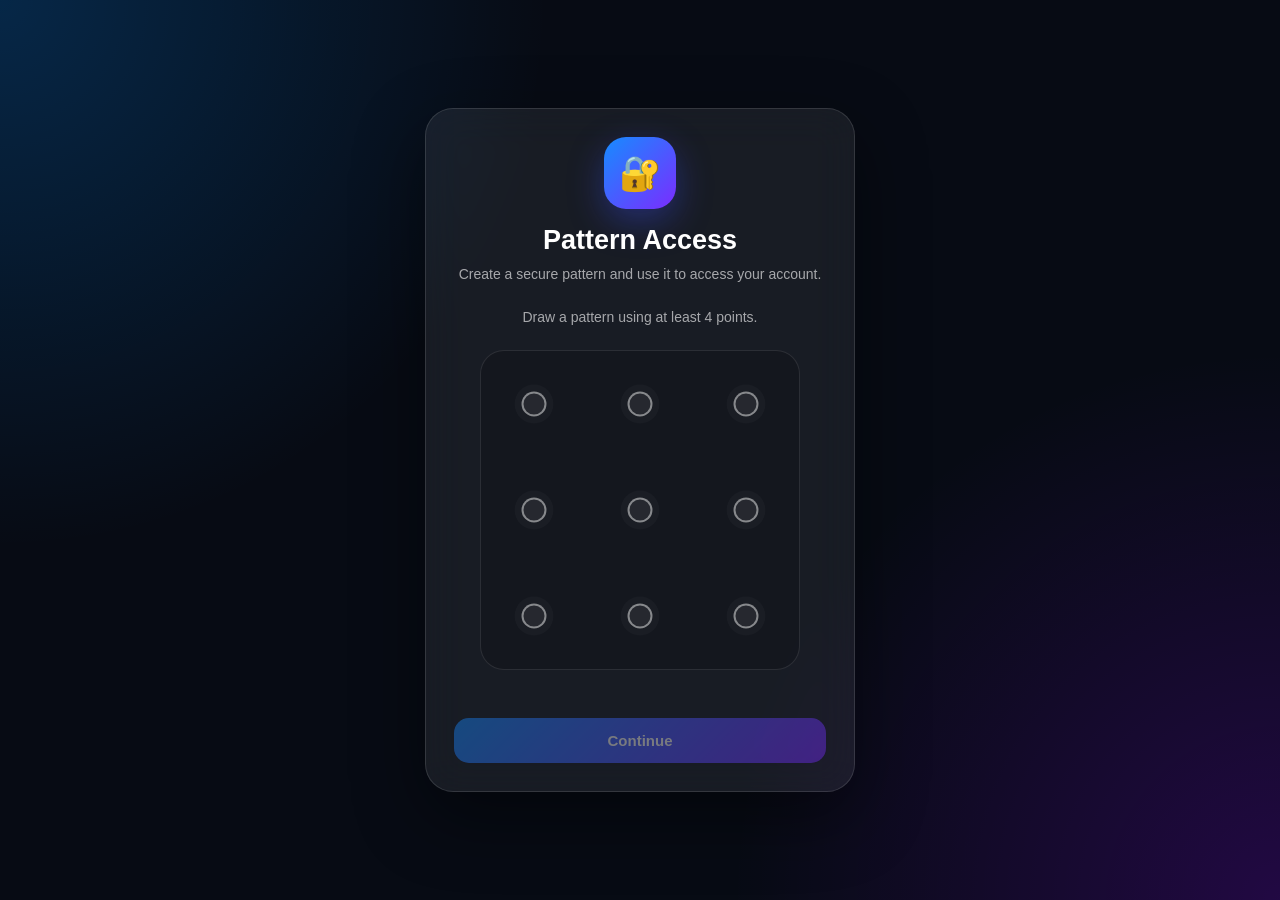
<file: index.html>
<!DOCTYPE html>
<html lang="en">

<head>
<meta charset="UTF-8">
<meta name="viewport" content="width=device-width, initial-scale=1.0">
<title>Pattern Access</title>

<style>
*{
    margin:0;
    padding:0;
    box-sizing:border-box;
}

body{
    min-height:100vh;
    display:flex;
    justify-content:center;
    align-items:center;
    padding:20px;

    font-family:Arial,Helvetica,sans-serif;

    background:
        radial-gradient(
            circle at top left,
            rgba(0,140,255,.22),
            transparent 35%
        ),
        radial-gradient(
            circle at bottom right,
            rgba(140,0,255,.20),
            transparent 35%
        ),
        #070b14;

    color:#fff;
}

.card{
    width:min(430px,100%);
    padding:28px;

    border:1px solid rgba(255,255,255,.12);
    border-radius:28px;

    background:rgba(255,255,255,.07);

    backdrop-filter:blur(20px);
    -webkit-backdrop-filter:blur(20px);

    box-shadow:0 25px 70px rgba(0,0,0,.45);

    text-align:center;
}

.icon{
    width:72px;
    height:72px;

    margin:0 auto 16px;

    display:flex;
    justify-content:center;
    align-items:center;

    border-radius:22px;

    font-size:34px;

    background:
        linear-gradient(
            135deg,
            #168cff,
            #7b2cff
        );

    box-shadow:
        0 12px 35px rgba(60,80,255,.35);
}

.title{
    font-size:27px;
    font-weight:800;
    margin-bottom:8px;
}

.subtitle{
    color:rgba(255,255,255,.62);
    font-size:14px;
    line-height:1.5;
    margin-bottom:22px;
}

.screen{
    display:none;
}

.screen.active{
    display:block;
}

.status{
    min-height:22px;
    margin:15px 0 8px;

    font-size:14px;

    color:#8dc8ff;
}

.pattern-box{
    position:relative;

    width:min(320px,100%);
    aspect-ratio:1;

    margin:18px auto;

    border-radius:24px;

    border:1px solid rgba(255,255,255,.10);

    background:rgba(0,0,0,.16);

    touch-action:none;

    overflow:hidden;
}

.pattern-lines{
    position:absolute;
    inset:0;

    pointer-events:none;
}

.pattern-line{
    position:absolute;

    height:3px;

    border-radius:10px;

    background:#42a5ff;

    transform-origin:left center;

    box-shadow:
        0 0 12px rgba(66,165,255,.8);
}

.dots{
    position:absolute;
    inset:0;
}

.dot{
    position:absolute;

    width:25px;
    height:25px;

    transform:translate(-50%,-50%);

    border-radius:50%;

    border:2px solid rgba(255,255,255,.45);

    background:rgba(255,255,255,.08);

    box-shadow:
        0 0 0 7px rgba(255,255,255,.025);

    transition:.15s ease;
}

.dot.selected{
    background:#42a5ff;

    border-color:#fff;

    box-shadow:
        0 0 0 7px rgba(66,165,255,.14),
        0 0 22px rgba(66,165,255,.85);
}

.dot.error{
    background:#ff3d67;

    border-color:#fff;

    box-shadow:
        0 0 0 7px rgba(255,61,103,.12),
        0 0 22px rgba(255,61,103,.75);
}

.button{
    width:100%;

    border:0;

    padding:14px 18px;

    border-radius:15px;

    color:#fff;

    font-size:15px;
    font-weight:700;

    cursor:pointer;

    background:
        linear-gradient(
            135deg,
            #168cff,
            #7b2cff
        );

    box-shadow:
        0 12px 30px rgba(54,75,255,.25);

    transition:.2s ease;
}

.button:hover{
    transform:translateY(-1px);
    filter:brightness(1.08);
}

.button:disabled{
    opacity:.42;
    cursor:not-allowed;

    transform:none;
    filter:none;

    box-shadow:none;
}

.countdown{
    margin:20px 0;

    font-size:32px;
    font-weight:800;

    letter-spacing:1px;
}

.blocked-title{
    color:#ff5577;

    font-size:30px;
    font-weight:800;

    margin-bottom:10px;
}

.blocked-text{
    color:rgba(255,255,255,.65);

    line-height:1.6;

    font-size:14px;

    margin-bottom:20px;
}

.attempts{
    margin-top:10px;

    font-size:13px;

    color:rgba(255,255,255,.55);
}

@keyframes patternError{

    0%,100%{
        transform:translateX(0);
    }

    20%{
        transform:translateX(-5px);
    }

    40%{
        transform:translateX(5px);
    }

    60%{
        transform:translateX(-4px);
    }

    80%{
        transform:translateX(4px);
    }
}

.pattern-box.error{
    animation:patternError .25s ease;
}

.pattern-box.error .dot{
    background:#ff3d67;

    border-color:#fff;

    box-shadow:
        0 0 0 7px rgba(255,61,103,.12),
        0 0 22px rgba(255,61,103,.75);
}

@media(max-width:420px){

    .card{
        padding:22px 17px;
        border-radius:24px;
    }

    .title{
        font-size:24px;
    }
}
</style>
</head>

<body>

<div class="card">

<div class="icon">🔐</div>

<div class="title">
    Pattern Access
</div>

<div class="subtitle">
    Create a secure pattern and use it to access your account.
</div>


<!-- CREATE SCREEN -->

<div class="screen" id="createScreen">

    <div class="subtitle">
        Draw a pattern using at least 4 points.
    </div>

    <div class="pattern-box" id="createPatternBox">

        <div
            class="pattern-lines"
            id="createLines">
        </div>

        <div
            class="dots"
            id="createDots">
        </div>

    </div>

    <div
        class="status"
        id="createStatus">
    </div>

    <button
        class="button"
        id="nextButton"
        disabled>

        Continue

    </button>

</div>


<!-- REPEAT SCREEN -->

<div class="screen" id="repeatScreen">

    <div class="subtitle">
        Draw the same pattern again to confirm.
    </div>

    <div
        class="pattern-box"
        id="repeatPatternBox">

        <div
            class="pattern-lines"
            id="repeatLines">
        </div>

        <div
            class="dots"
            id="repeatDots">
        </div>

    </div>

    <div
        class="status"
        id="repeatStatus">
    </div>

    <button
        class="button"
        id="confirmButton"
        disabled>

        Confirm Pattern

    </button>

</div>


<!-- ACCESS SCREEN -->

<div class="screen" id="accessScreen">

    <div class="subtitle">
        Draw your saved pattern to access the account.
    </div>

    <div
        class="pattern-box"
        id="accessPatternBox">

        <div
            class="pattern-lines"
            id="accessLines">
        </div>

        <div
            class="dots"
            id="accessDots">
        </div>

    </div>

    <div
        class="status"
        id="accessStatus">
    </div>

    <div
        class="attempts"
        id="attemptsText">

        Incorrect Attempts: 0 / 7

    </div>

</div>


<!-- LOCK SCREEN -->

<div class="screen" id="lockScreen">

    <div class="subtitle">

        Too many incorrect attempts.<br>

        Please wait until the lock expires.

    </div>

    <div
        class="countdown"
        id="countdown">

        00:00

    </div>

    <div
        class="status"
        id="lockStatus">
    </div>

</div>


<!-- BLOCKED SCREEN -->

<div class="screen" id="blockedScreen">

    <div class="blocked-title">
        Account Blocked
    </div>

    <div class="blocked-text">

        This account has been permanently blocked
        because the maximum number of incorrect
        pattern attempts was reached.

    </div>

    <button
        class="button"
        id="createAccount">

        Create a New Account

    </button>

</div>

</div>

<!-- নাম পরিবর্তন করে index.js করা হলো -->
<script src="index.js"></script>

</body>
</html>
</file>
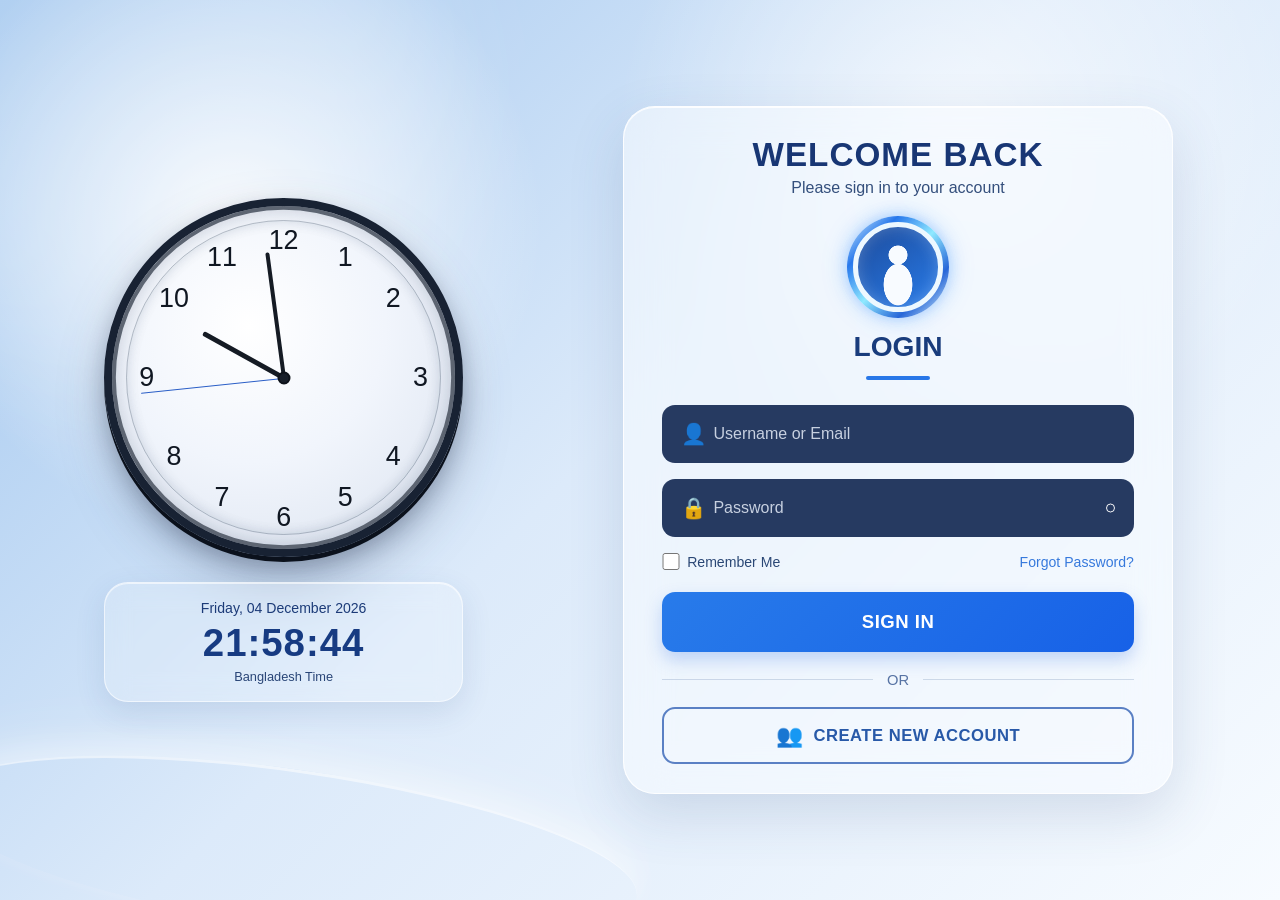
<file: login.html>
<!DOCTYPE html>
<html lang="en">
<head>
<meta charset="UTF-8">

<meta name="viewport"
      content="width=device-width, initial-scale=1.0, maximum-scale=1.0, user-scalable=no">

<title>Login | Bangladesh Time</title>

<style>

/* =====================================================
   RESET
===================================================== */

*{
    margin:0;
    padding:0;
    box-sizing:border-box;
}

html,
body{
    width:100%;
    height:100%;
    overflow:hidden;

    font-family:
        Arial,
        Helvetica,
        sans-serif;
}


/* =====================================================
   BODY
===================================================== */

body{
    background:
        radial-gradient(
            circle at 18% 25%,
            rgba(255,255,255,.9),
            transparent 25%
        ),
        radial-gradient(
            circle at 75% 15%,
            rgba(255,255,255,.65),
            transparent 28%
        ),
        linear-gradient(
            135deg,
            #9fc5ee 0%,
            #dceafa 48%,
            #f7fbff 100%
        );

    color:#17316b;
}


/* =====================================================
   MAIN PAGE
===================================================== */

.page{
    width:100vw;
    height:100svh;

    display:grid;

    grid-template-columns:42% 58%;

    align-items:center;

    overflow:hidden;

    position:relative;

    padding:
        clamp(10px,2vw,30px);
}


.page::before{
    content:"";

    position:absolute;

    width:45vw;
    height:45vw;

    max-width:600px;
    max-height:600px;

    border-radius:50%;

    background:
        rgba(255,255,255,.20);

    filter:blur(60px);

    left:-10vw;
    top:-15vw;

    pointer-events:none;
}


.page::after{
    content:"";

    position:absolute;

    width:55vw;
    height:12vw;

    bottom:-2vw;
    left:-5vw;

    border-radius:50%;

    border-top:
        3px solid
        rgba(255,255,255,.55);

    box-shadow:
        0 -12px 30px
        rgba(255,255,255,.35),

        0 -25px 55px
        rgba(255,255,255,.2);

    transform:rotate(8deg);

    pointer-events:none;
}


/* =====================================================
   LEFT CLOCK AREA
===================================================== */

.clock-area{
    width:100%;
    height:100%;

    display:flex;

    flex-direction:column;

    align-items:center;
    justify-content:center;

    position:relative;

    z-index:2;

    min-width:0;
}


.clock-frame{
    width:min(28vw,390px);
    height:min(28vw,390px);

    min-width:170px;
    min-height:170px;

    max-width:390px;
    max-height:390px;

    display:flex;

    align-items:center;
    justify-content:center;

    filter:
        drop-shadow(
            0 18px 22px
            rgba(25,48,91,.28)
        )
        drop-shadow(
            0 0 18px
            rgba(255,255,255,.35)
        );
}


/* =====================================================
   ANALOG CLOCK
===================================================== */

.clock{
    width:100%;
    height:100%;

    border-radius:50%;

    position:relative;

    background:
        radial-gradient(
            circle at 40% 35%,
            #ffffff 0%,
            #f1f5fc 45%,
            #d9e1ee 100%
        );

    border:
        clamp(5px,.65vw,9px)
        solid #182233;

    box-shadow:

        inset
        0 0 0
        clamp(2px,.3vw,4px)
        #5d6572,

        inset
        0 0 25px
        rgba(25,44,77,.28),

        0 5px 0
        #0b111c,

        0 12px 20px
        rgba(18,35,65,.25);
}


.clock::before{
    content:"";

    position:absolute;

    inset:4%;

    border-radius:50%;

    border:
        1px solid
        rgba(40,57,82,.3);

    box-shadow:
        inset
        0 0 12px
        rgba(50,70,100,.12);
}


/* =====================================================
   CLOCK NUMBERS
===================================================== */

.clock-number{
    position:absolute;

    left:50%;
    top:50%;

    width:100%;
    height:100%;

    transform:
        translate(-50%,-50%);

    pointer-events:none;

    font-size:
        clamp(17px,2.1vw,29px);

    color:#101722;

    font-weight:400;
}

.clock-number span{
    position:absolute;

    transform:
        translate(-50%,-50%);
}


.n12{left:50%;top:10%;}
.n1{left:68%;top:15%;}
.n2{left:82%;top:27%;}
.n3{left:90%;top:50%;}
.n4{left:82%;top:73%;}
.n5{left:68%;top:85%;}
.n6{left:50%;top:91%;}
.n7{left:32%;top:85%;}
.n8{left:18%;top:73%;}
.n9{left:10%;top:50%;}
.n10{left:18%;top:27%;}
.n11{left:32%;top:15%;}


/* =====================================================
   CLOCK HANDS
===================================================== */

.hand{
    position:absolute;

    left:50%;
    top:50%;

    transform-origin:
        50% 100%;

    transform:
        translate(-50%,-100%)
        rotate(0deg);

    border-radius:10px;

    z-index:5;
}


.hour-hand{
    width:5px;
    height:27%;
    background:#151b24;
}

.minute-hand{
    width:4px;
    height:37%;
    background:#151b24;
}

.second-hand{
    width:1.5px;
    height:42%;
    background:#2b5fc7;
}


.clock-center{
    position:absolute;

    left:50%;
    top:50%;

    width:13px;
    height:13px;

    transform:
        translate(-50%,-50%);

    border-radius:50%;

    background:#171e29;

    border:
        2px solid
        #0d121a;

    z-index:10;
}


/* =====================================================
   DIGITAL BANGLADESH TIME
===================================================== */

.time-box{
    width:min(28vw,390px);

    margin-top:
        clamp(15px,2vw,28px);

    padding:
        clamp(10px,1.3vw,20px)
        clamp(8px,1vw,15px);

    text-align:center;

    border-radius:24px;

    background:
        rgba(255,255,255,.20);

    border:
        1px solid
        rgba(255,255,255,.6);

    box-shadow:

        0 10px 30px
        rgba(38,76,130,.12),

        inset
        0 1px 0
        rgba(255,255,255,.6);

    backdrop-filter:
        blur(12px);
}

.date{
    font-size:
        clamp(10px,1.1vw,16px);

    margin-bottom:5px;

    color:#1c3b78;
}

.digital-time{
    font-size:
        clamp(23px,3vw,48px);

    font-weight:600;

    color:#173b82;

    white-space:nowrap;

    letter-spacing:1px;
}

.zone{
    margin-top:4px;

    font-size:
        clamp(9px,1vw,15px);

    color:#294577;
}


/* =====================================================
   RIGHT LOGIN AREA
===================================================== */

.login-area{
    width:100%;
    height:100%;

    min-width:0;

    display:flex;

    align-items:center;
    justify-content:center;

    position:relative;

    z-index:3;

    padding:
        clamp(5px,1vw,20px);
}


.login-card{
    width:min(43vw,650px);

    max-height:94svh;

    padding:
        clamp(18px,2.2vw,36px)
        clamp(20px,3vw,48px);

    border-radius:
        clamp(20px,2.5vw,38px);

    background:
        rgba(247,251,255,.55);

    border:
        1px solid
        rgba(255,255,255,.9);

    box-shadow:

        0 20px 55px
        rgba(47,79,130,.16),

        inset
        0 1px 0
        rgba(255,255,255,.85);

    backdrop-filter:
        blur(22px);

    display:flex;

    flex-direction:column;

    align-items:center;

    overflow:hidden;
}


/* =====================================================
   WELCOME
===================================================== */

.welcome{
    text-align:center;

    margin-bottom:
        clamp(10px,1.5vw,20px);
}

.welcome h1{
    font-size:
        clamp(23px,2.6vw,38px);

    color:#183674;

    letter-spacing:1px;

    margin-bottom:5px;
}

.welcome p{
    font-size:
        clamp(11px,1.25vw,17px);

    color:#344f7c;
}


/* =====================================================
   PROFILE
===================================================== */

.profile{
    width:
        clamp(75px,8vw,112px);

    height:
        clamp(75px,8vw,112px);

    border-radius:50%;

    padding:
        clamp(4px,.5vw,7px);

    margin-bottom:
        clamp(9px,1vw,15px);

    background:
        linear-gradient(
            135deg,
            #dffaff,
            #2878ec,
            #8fe9ff,
            #2867d8,
            #dffaff
        );

    box-shadow:

        0 0 15px
        rgba(46,141,255,.35),

        0 0 28px
        rgba(46,141,255,.18);

    animation:
        profileRotate
        5s linear infinite;
}

@keyframes profileRotate{

    to{
        transform:
            rotate(360deg);
    }
}


.avatar{
    width:100%;
    height:100%;

    border-radius:50%;

    background:

        radial-gradient(
            circle at 50% 35%,
            #f8fbff 0 14%,
            transparent 15%
        ),

        radial-gradient(
            ellipse at 50% 72%,
            #f8fbff 0 25%,
            transparent 26%
        ),

        linear-gradient(
            145deg,
            #1d4c9d,
            #287be8
        );

    border:
        clamp(3px,.4vw,5px)
        solid #edf8ff;

    box-shadow:
        inset
        0 0 15px
        rgba(255,255,255,.22);
}


/* =====================================================
   LOGIN TITLE
===================================================== */

.login-title{
    font-size:
        clamp(21px,2.2vw,32px);

    font-weight:700;

    color:#193c7c;

    text-align:center;

    margin-bottom:
        clamp(7px,1vw,13px);
}

.login-line{
    width:
        clamp(55px,5vw,75px);

    height:4px;

    border-radius:10px;

    background:#2877e8;

    margin:
        0 auto
        clamp(17px,2vw,27px);
}


/* =====================================================
   FORM
===================================================== */

.form{
    width:100%;
}

.input-wrap{
    width:100%;

    position:relative;

    margin-bottom:
        clamp(10px,1.25vw,17px);
}

.input{
    width:100%;

    height:
        clamp(43px,4.5vw,62px);

    border:0;
    outline:0;

    border-radius:13px;

    background:#263a61;

    color:white;

    padding:
        0
        clamp(34px,3.5vw,55px)
        0
        clamp(43px,4vw,60px);

    font-size:
        clamp(12px,1.25vw,17px);

    transition:
        box-shadow .2s ease;
}


.input-wrap.active .input{

    box-shadow:

        0 0 0 2px
        #27d17c,

        0 0 15px
        rgba(39,209,124,.45);
}

.input::placeholder{
    color:#c7d0e0;
}


.input-icon{
    position:absolute;

    left:
        clamp(14px,1.5vw,22px);

    top:50%;

    transform:
        translateY(-50%);

    color:white;

    font-size:
        clamp(15px,1.6vw,22px);

    pointer-events:none;
}


/* =====================================================
   PASSWORD BUTTON
===================================================== */

.password-toggle{

    position:absolute;

    right:
        clamp(14px,1.5vw,20px);

    top:50%;

    transform:
        translateY(-50%);

    width:9px;
    height:9px;

    min-width:9px;
    min-height:9px;

    padding:0;

    border-radius:50%;

    border:
        1px solid
        rgba(255,255,255,.95);

    background:transparent;

    cursor:pointer;

    display:flex;

    align-items:center;
    justify-content:center;

    transition:
        background .15s ease,
        box-shadow .15s ease;
}


.password-toggle.show{

    background:#ffffff;

    box-shadow:
        0 0 4px
        rgba(255,255,255,.45);
}


/* =====================================================
   OPTIONS
===================================================== */

.options{
    width:100%;

    display:flex;

    align-items:center;

    justify-content:space-between;

    gap:10px;

    margin:
        clamp(5px,.8vw,10px)
        0
        clamp(14px,1.7vw,22px);

    font-size:
        clamp(10px,1.1vw,15px);
}

.remember{
    display:flex;

    align-items:center;

    gap:7px;

    color:#2a4775;

    white-space:nowrap;
}

.remember input{
    width:
        clamp(14px,1.4vw,19px);

    height:
        clamp(14px,1.4vw,19px);

    accent-color:#2678ea;
}

.forgot{
    border:0;

    background:none;

    color:#3679dc;

    font-size:inherit;

    cursor:pointer;

    white-space:nowrap;
}


/* =====================================================
   SIGN IN
===================================================== */

.sign-in{
    width:100%;

    height:
        clamp(44px,4.7vw,63px);

    border:0;

    border-radius:13px;

    background:
        linear-gradient(
            135deg,
            #287bea,
            #1761e7
        );

    color:white;

    font-size:
        clamp(14px,1.45vw,19px);

    font-weight:600;

    letter-spacing:.5px;

    cursor:pointer;

    box-shadow:
        0 8px 17px
        rgba(39,105,225,.25);

    transition:
        transform .15s ease,
        box-shadow .15s ease;
}

.sign-in:hover{

    transform:
        translateY(-1px);

    box-shadow:
        0 11px 22px
        rgba(39,105,225,.32);
}


/* =====================================================
   OR DIVIDER
===================================================== */

.divider{
    width:100%;

    display:flex;

    align-items:center;

    gap:14px;

    margin:
        clamp(13px,1.5vw,20px)
        0;
}

.divider::before,
.divider::after{

    content:"";

    height:1px;

    background:
        rgba(70,101,153,.22);

    flex:1;
}

.divider span{

    color:#5773a4;

    font-size:
        clamp(11px,1.15vw,16px);
}


/* =====================================================
   CREATE ACCOUNT
===================================================== */

.register{
    width:100%;

    height:
        clamp(42px,4.5vw,60px);

    border:
        2px solid
        #5a80c4;

    border-radius:13px;

    background:
        rgba(255,255,255,.10);

    color:#2859a8;

    font-size:
        clamp(12px,1.3vw,17px);

    font-weight:600;

    letter-spacing:.5px;

    cursor:pointer;

    display:flex;

    align-items:center;
    justify-content:center;

    gap:10px;

    text-decoration:none;
}

.register-icon{
    font-size:
        clamp(17px,1.7vw,24px);
}


/* =====================================================
   SMALL SCREENS
===================================================== */

@media(max-width:700px){

    .page{

        grid-template-columns:
            40% 60%;

        padding:7px;
    }


    .clock-frame{

        min-width:0;
        min-height:0;

        width:
            clamp(125px,34vw,230px);

        height:
            clamp(125px,34vw,230px);
    }


    .time-box{

        width:
            clamp(125px,34vw,230px);

        padding:8px 4px;

        border-radius:15px;
    }


    .login-card{

        width:100%;

        padding:
            14px 12px;

        border-radius:20px;
    }


    .welcome h1{

        font-size:
            clamp(17px,4vw,25px);
    }


    .welcome p{

        font-size:
            clamp(8px,2.2vw,13px);
    }


    .profile{

        width:
            clamp(55px,14vw,85px);

        height:
            clamp(55px,14vw,85px);
    }


    .login-title{

        font-size:
            clamp(17px,4vw,25px);
    }


    .login-line{

        margin-bottom:12px;
    }


    .input{

        height:
            clamp(38px,8vw,50px);

        padding-left:38px;
        padding-right:30px;

        border-radius:10px;
    }


    .input-icon{

        left:11px;
    }


    .password-toggle{

        right:8px;

        width:7px;
        height:7px;

        min-width:7px;
        min-height:7px;

        border-width:1px;
    }


    .options{

        font-size:
            clamp(8px,2.1vw,12px);
    }


    .sign-in{

        height:
            clamp(38px,8vw,50px);

        font-size:
            clamp(11px,2.5vw,15px);
    }


    .register{

        height:
            clamp(37px,8vw,48px);

        font-size:
            clamp(9px,2.3vw,14px);
    }


    .hour-hand{
        width:3.5px;
    }

    .minute-hand{
        width:3px;
    }

    .second-hand{
        width:1px;
    }

    .clock-center{
        width:10px;
        height:10px;
    }
}


@media(max-width:380px){

    .page{

        grid-template-columns:
            38% 62%;

        padding:4px;
    }


    .login-area{

        padding:3px;
    }


    .login-card{

        padding:
            10px 8px;
    }


    .clock-frame{

        width:34vw;
        height:34vw;
    }


    .time-box{

        width:34vw;
    }


    .digital-time{

        font-size:
            clamp(15px,4.5vw,22px);
    }


    .date{
        font-size:7px;
    }


    .zone{
        font-size:7px;
    }


    .password-toggle{

        width:6px;
        height:6px;

        min-width:6px;
        min-height:6px;
    }
}

</style>
</head>


<body>

<div class="page">

    <section class="clock-area">

        <div class="clock-frame">

            <div class="clock">

                <div class="clock-number">

                    <span class="n12">12</span>
                    <span class="n1">1</span>
                    <span class="n2">2</span>
                    <span class="n3">3</span>
                    <span class="n4">4</span>
                    <span class="n5">5</span>
                    <span class="n6">6</span>
                    <span class="n7">7</span>
                    <span class="n8">8</span>
                    <span class="n9">9</span>
                    <span class="n10">10</span>
                    <span class="n11">11</span>

                </div>


                <div
                    class="hand hour-hand"
                    id="hourHand">
                </div>


                <div
                    class="hand minute-hand"
                    id="minuteHand">
                </div>


                <div
                    class="hand second-hand"
                    id="secondHand">
                </div>


                <div class="clock-center"></div>

            </div>

        </div>


        <div class="time-box">

            <div
                class="date"
                id="date">

                Loading...

            </div>


            <div
                class="digital-time"
                id="digitalTime">

                00:00:00

            </div>


            <div class="zone">

                Bangladesh Time

            </div>

        </div>

    </section>



    <section class="login-area">

        <div class="login-card">

            <div class="welcome">

                <h1>
                    WELCOME BACK
                </h1>

                <p>
                    Please sign in to your account
                </p>

            </div>


            <div class="profile">

                <div class="avatar"></div>

            </div>


            <div class="login-title">
                LOGIN
            </div>


            <div class="login-line"></div>



            <form
                class="form"
                action="/login"
                method="POST">


                <div class="input-wrap">

                    <span class="input-icon">
                        👤
                    </span>


                    <input
                        class="input"
                        type="text"
                        name="username"
                        placeholder="Username or Email"
                        autocomplete="username"
                        required>

                </div>



                <div class="input-wrap">

                    <span class="input-icon">
                        🔒
                    </span>


                    <input
                        class="input"
                        id="password"
                        type="password"
                        name="password"
                        placeholder="Password"
                        autocomplete="current-password"
                        required>


                    <button
                        type="button"
                        class="password-toggle"
                        id="passwordToggle"
                        aria-label="Show or hide password">
                    </button>

                </div>



                <div class="options">

                    <label class="remember">

                        <input
                            type="checkbox"
                            name="remember">

                        <span>
                            Remember Me
                        </span>

                    </label>


                    <button
                        type="button"
                        class="forgot"
                        id="forgotBtn">

                        Forgot Password?

                    </button>

                </div>



                <button
                    type="submit"
                    class="sign-in">

                    SIGN IN

                </button>



                <div class="divider">

                    <span>
                        OR
                    </span>

                </div>



                <a
                    href="/register"
                    class="register">

                    <span class="register-icon">
                        👥
                    </span>

                    CREATE NEW ACCOUNT

                </a>

            </form>

        </div>

    </section>

</div>

<!-- JavaScript Link -->
<script src="login.js"></script>

</body>
</html>
</file>
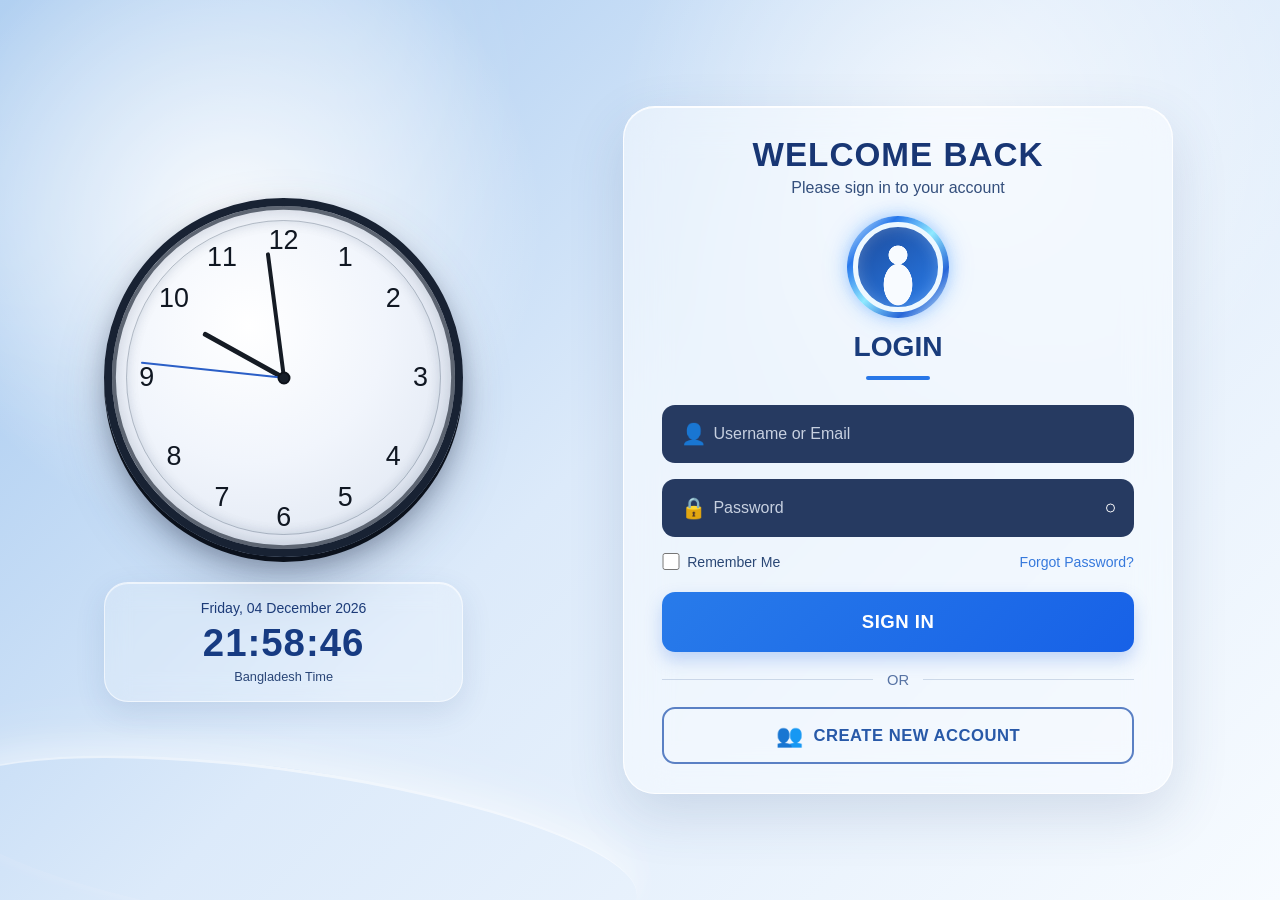
<file: main.html>
<!DOCTYPE html>
<html lang="en">
<head>
    <meta charset="UTF-8">
    <meta name="viewport" content="width=device-width, initial-scale=1.0">
    <title>My Website | Main</title>

    <style>
        * {
            margin: 0;
            padding: 0;
            box-sizing: border-box;
        }

        body {
            font-family: Arial, sans-serif;
            min-height: 100vh;
            background: linear-gradient(135deg, #0f172a, #1e293b);
            color: white;
        }

        header {
            width: 100%;
            padding: 20px 8%;
            display: flex;
            justify-content: space-between;
            align-items: center;
            background: rgba(0, 0, 0, 0.25);
        }

        .logo {
            font-size: 24px;
            font-weight: bold;
        }

        nav {
            display: flex;
            align-items: center;
        }

        nav a {
            color: white;
            text-decoration: none;
            margin-left: 20px;
            font-size: 15px;
            cursor: pointer;
        }

        nav a:hover {
            color: #38bdf8;
        }

        .logout-btn {
            background: #ef4444;
            padding: 6px 14px;
            border-radius: 6px;
            font-weight: bold;
            transition: 0.3s;
        }

        .logout-btn:hover {
            background: #f87171;
            color: white;
        }

        .hero {
            min-height: calc(100vh - 75px);
            display: flex;
            justify-content: center;
            align-items: center;
            text-align: center;
            padding: 30px;
        }

        .hero-content {
            max-width: 700px;
        }

        .hero h1 {
            font-size: clamp(40px, 8vw, 70px);
            margin-bottom: 20px;
        }

        .hero h1 span {
            color: #38bdf8;
        }

        .hero p {
            font-size: 18px;
            line-height: 1.7;
            color: #cbd5e1;
            margin-bottom: 30px;
        }

        .btn {
            display: inline-block;
            padding: 14px 30px;
            background: #38bdf8;
            color: #0f172a;
            text-decoration: none;
            border-radius: 8px;
            font-weight: bold;
            transition: 0.3s;
        }

        .btn:hover {
            transform: translateY(-3px);
            background: #7dd3fc;
        }

        footer {
            text-align: center;
            padding: 20px;
            color: #94a3b8;
            font-size: 14px;
        }

        @media (max-width: 600px) {
            header {
                padding: 18px 5%;
            }

            nav a {
                margin-left: 10px;
                font-size: 13px;
            }

            .hero p {
                font-size: 16px;
            }
        }
    </style>
</head>
<body>

<header>
    <div class="logo">My Website</div>

    <nav>
        <a href="#">Home</a>
        <a href="#">About</a>
        <a href="#">Contact</a>
        <a href="#" class="logout-btn" onclick="logoutUser(event)">Logout</a>
    </nav>
</header>

<main class="hero">
    <div class="hero-content">
        <h1>Welcome, <span id="displayUsername">User</span>!</h1>

        <p>
            This is your main dashboard.
            You have successfully logged in using your account.
            You can customize this page and add your own features here.
        </p>

        <a href="#" class="btn">Get Started</a>
    </div>
</main>

<footer>
    © 2026 My Website. All Rights Reserved.
</footer>

<script>
/* =====================================================
   AUTH CHECK & ACCESS CONTROL
===================================================== */
(function checkAuthentication() {
    const hasAccess = localStorage.getItem("portal_home_access_granted");

    if (hasAccess !== "true") {
        alert("Access denied! Please login first.");
        window.location.href = "login.html";
    }
})();

/* =====================================================
   DISPLAY LOGGED IN USER
===================================================== */
window.addEventListener("DOMContentLoaded", function() {
    const currentUser = localStorage.getItem("portal_current_user");
    const nameElement = document.getElementById("displayUsername");

    if (currentUser && nameElement) {
        nameElement.textContent = currentUser;
    }
});

/* =====================================================
   LOGOUT SYSTEM
===================================================== */
function logoutUser(event) {
    if (event) event.preventDefault();

    // Clear session permissions
    localStorage.removeItem("portal_home_access_granted");
    localStorage.removeItem("portal_user_logged_in");
    localStorage.removeItem("portal_current_user");

    alert("You have been logged out.");
    window.location.href = "login.html";
}
</script>

</body>
</html>
</file>
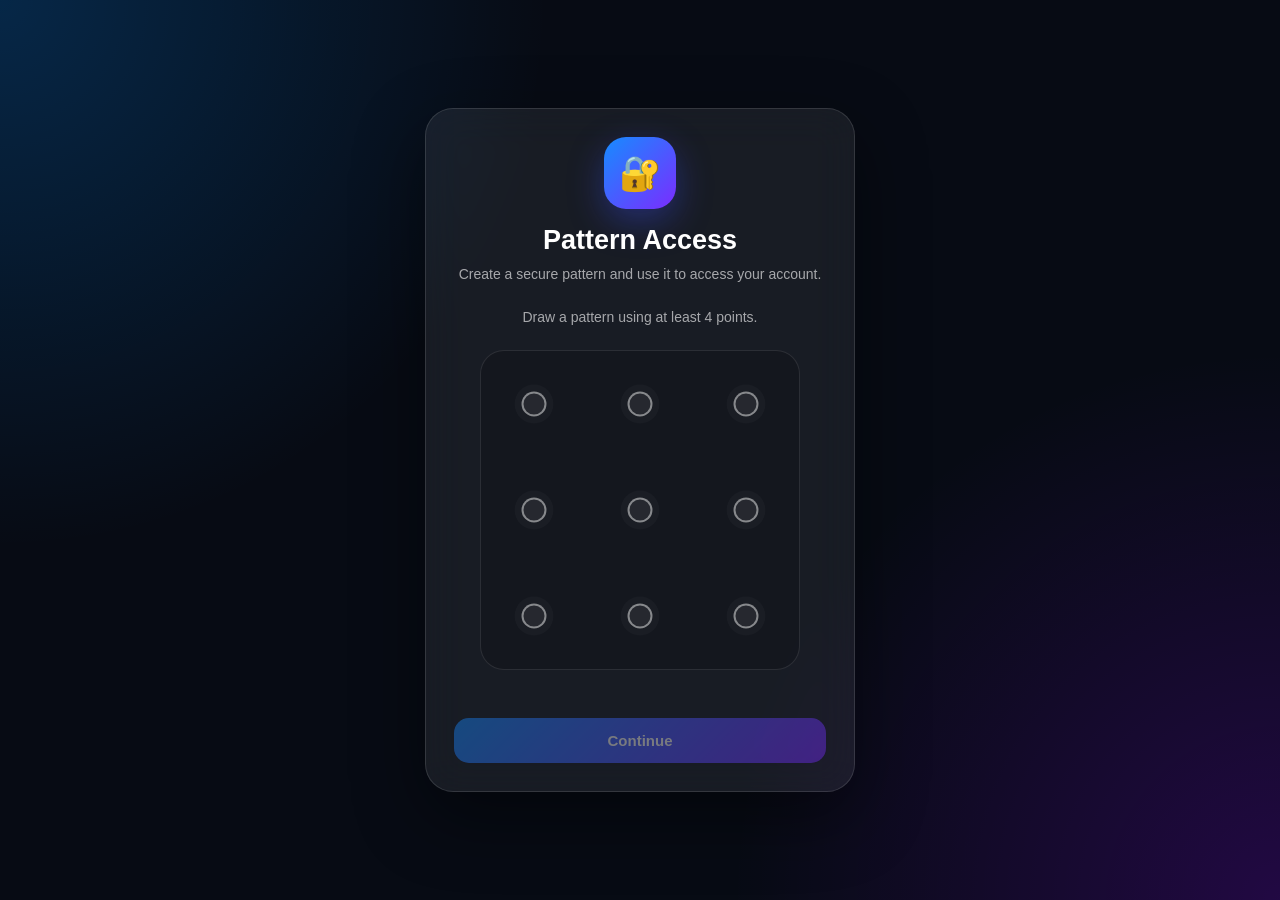
<file: Pattern.html>
<!DOCTYPE html>
<html lang="en">

<head>
<meta charset="UTF-8">
<meta name="viewport" content="width=device-width, initial-scale=1.0">
<title>Pattern Access</title>

<style>
*{
    margin:0;
    padding:0;
    box-sizing:border-box;
}

body{
    min-height:100vh;
    display:flex;
    justify-content:center;
    align-items:center;
    padding:20px;

    font-family:Arial,Helvetica,sans-serif;

    background:
        radial-gradient(
            circle at top left,
            rgba(0,140,255,.22),
            transparent 35%
        ),
        radial-gradient(
            circle at bottom right,
            rgba(140,0,255,.20),
            transparent 35%
        ),
        #070b14;

    color:#fff;
}

.card{
    width:min(430px,100%);
    padding:28px;

    border:1px solid rgba(255,255,255,.12);
    border-radius:28px;

    background:rgba(255,255,255,.07);

    backdrop-filter:blur(20px);
    -webkit-backdrop-filter:blur(20px);

    box-shadow:0 25px 70px rgba(0,0,0,.45);

    text-align:center;
}

.icon{
    width:72px;
    height:72px;

    margin:0 auto 16px;

    display:flex;
    justify-content:center;
    align-items:center;

    border-radius:22px;

    font-size:34px;

    background:
        linear-gradient(
            135deg,
            #168cff,
            #7b2cff
        );

    box-shadow:
        0 12px 35px rgba(60,80,255,.35);
}

.title{
    font-size:27px;
    font-weight:800;
    margin-bottom:8px;
}

.subtitle{
    color:rgba(255,255,255,.62);
    font-size:14px;
    line-height:1.5;
    margin-bottom:22px;
}

.screen{
    display:none;
}

.screen.active{
    display:block;
}

.status{
    min-height:22px;
    margin:15px 0 8px;

    font-size:14px;

    color:#8dc8ff;
}

.pattern-box{
    position:relative;

    width:min(320px,100%);
    aspect-ratio:1;

    margin:18px auto;

    border-radius:24px;

    border:1px solid rgba(255,255,255,.10);

    background:rgba(0,0,0,.16);

    touch-action:none;

    overflow:hidden;
}

.pattern-lines{
    position:absolute;
    inset:0;

    pointer-events:none;
}

.pattern-line{
    position:absolute;

    height:3px;

    border-radius:10px;

    background:#42a5ff;

    transform-origin:left center;

    box-shadow:
        0 0 12px rgba(66,165,255,.8);
}

.dots{
    position:absolute;
    inset:0;
}

.dot{
    position:absolute;

    width:25px;
    height:25px;

    transform:translate(-50%,-50%);

    border-radius:50%;

    border:2px solid rgba(255,255,255,.45);

    background:rgba(255,255,255,.08);

    box-shadow:
        0 0 0 7px rgba(255,255,255,.025);

    transition:.15s ease;
}

.dot.selected{
    background:#42a5ff;

    border-color:#fff;

    box-shadow:
        0 0 0 7px rgba(66,165,255,.14),
        0 0 22px rgba(66,165,255,.85);
}

.dot.error{
    background:#ff3d67;

    border-color:#fff;

    box-shadow:
        0 0 0 7px rgba(255,61,103,.12),
        0 0 22px rgba(255,61,103,.75);
}

.button{
    width:100%;

    border:0;

    padding:14px 18px;

    border-radius:15px;

    color:#fff;

    font-size:15px;
    font-weight:700;

    cursor:pointer;

    background:
        linear-gradient(
            135deg,
            #168cff,
            #7b2cff
        );

    box-shadow:
        0 12px 30px rgba(54,75,255,.25);

    transition:.2s ease;
}

.button:hover{
    transform:translateY(-1px);
    filter:brightness(1.08);
}

.button:disabled{
    opacity:.42;
    cursor:not-allowed;

    transform:none;
    filter:none;

    box-shadow:none;
}

.countdown{
    margin:20px 0;

    font-size:32px;
    font-weight:800;

    letter-spacing:1px;
}

.blocked-title{
    color:#ff5577;

    font-size:30px;
    font-weight:800;

    margin-bottom:10px;
}

.blocked-text{
    color:rgba(255,255,255,.65);

    line-height:1.6;

    font-size:14px;

    margin-bottom:20px;
}

.attempts{
    margin-top:10px;

    font-size:13px;

    color:rgba(255,255,255,.55);
}

@keyframes patternError{

    0%,100%{
        transform:translateX(0);
    }

    20%{
        transform:translateX(-5px);
    }

    40%{
        transform:translateX(5px);
    }

    60%{
        transform:translateX(-4px);
    }

    80%{
        transform:translateX(4px);
    }
}

.pattern-box.error{
    animation:patternError .25s ease;
}

.pattern-box.error .dot{
    background:#ff3d67;

    border-color:#fff;

    box-shadow:
        0 0 0 7px rgba(255,61,103,.12),
        0 0 22px rgba(255,61,103,.75);
}

@media(max-width:420px){

    .card{
        padding:22px 17px;
        border-radius:24px;
    }

    .title{
        font-size:24px;
    }
}
</style>
</head>

<body>

<div class="card">

<div class="icon">🔐</div>

<div class="title">
    Pattern Access
</div>

<div class="subtitle">
    Create a secure pattern and use it to access your account.
</div>


<!-- CREATE SCREEN -->

<div class="screen" id="createScreen">

    <div class="subtitle">
        Draw a pattern using at least 4 points.
    </div>

    <div class="pattern-box" id="createPatternBox">

        <div
            class="pattern-lines"
            id="createLines">
        </div>

        <div
            class="dots"
            id="createDots">
        </div>

    </div>

    <div
        class="status"
        id="createStatus">
    </div>

    <button
        class="button"
        id="nextButton"
        disabled>

        Continue

    </button>

</div>


<!-- REPEAT SCREEN -->

<div class="screen" id="repeatScreen">

    <div class="subtitle">
        Draw the same pattern again to confirm.
    </div>

    <div
        class="pattern-box"
        id="repeatPatternBox">

        <div
            class="pattern-lines"
            id="repeatLines">
        </div>

        <div
            class="dots"
            id="repeatDots">
        </div>

    </div>

    <div
        class="status"
        id="repeatStatus">
    </div>

    <button
        class="button"
        id="confirmButton"
        disabled>

        Confirm Pattern

    </button>

</div>


<!-- ACCESS SCREEN -->

<div class="screen" id="accessScreen">

    <div class="subtitle">
        Draw your saved pattern to access the account.
    </div>

    <div
        class="pattern-box"
        id="accessPatternBox">

        <div
            class="pattern-lines"
            id="accessLines">
        </div>

        <div
            class="dots"
            id="accessDots">
        </div>

    </div>

    <div
        class="status"
        id="accessStatus">
    </div>

    <div
        class="attempts"
        id="attemptsText">

        Incorrect Attempts: 0 / 7

    </div>

</div>


<!-- LOCK SCREEN -->

<div class="screen" id="lockScreen">

    <div class="subtitle">

        Too many incorrect attempts.<br>

        Please wait until the lock expires.

    </div>

    <div
        class="countdown"
        id="countdown">

        00:00

    </div>

    <div
        class="status"
        id="lockStatus">
    </div>

</div>


<!-- BLOCKED SCREEN -->

<div class="screen" id="blockedScreen">

    <div class="blocked-title">
        Account Blocked
    </div>

    <div class="blocked-text">

        This account has been permanently blocked
        because the maximum number of incorrect
        pattern attempts was reached.

    </div>

    <button
        class="button"
        id="createAccount">

        Create a New Account

    </button>

</div>

</div>


<script>


/*
    ============================================================
    PAGE LINKS
    ============================================================

    পুরাতন গ্রাহক:
    pattern.html
          ↓
    Correct Saved Pattern
          ↓
    index.html

    নতুন গ্রাহক:
    pattern.html
          ↓
    New Pattern
          ↓
    Confirm Pattern
          ↓
    registration.html
*/

const HOME_PAGE = "index.html";

const REGISTRATION_PAGE = "registration.html";


/*
    এই KEY-এর মাধ্যমে index.html বুঝবে
    যে Pattern সফলভাবে দেওয়া হয়েছে।

    এটি শুধু পুরাতন গ্রাহকের
    Correct Pattern-এর সময় ব্যবহার হবে।
*/

const HOME_ACCESS_KEY =
    "portal_home_access_granted";


const PATTERN_KEY =
    "portal_saved_pattern";

const ATTEMPT_KEY =
    "portal_attempts";

const LOCK_UNTIL_KEY =
    "portal_lock_until";

const BLOCKED_KEY =
    "portal_account_blocked";


/*
    LOCK SYSTEM

    1st wrong → 30 seconds
    2nd wrong → 1 minute
    3rd wrong → 5 minutes
    4th wrong → 5 hours
    5th wrong → 12 hours
    6th wrong → 24 hours
    7th wrong → Account Blocked
*/

const LOCK_TIMES = {

    1:
        30 * 1000,

    2:
        1 * 60 * 1000,

    3:
        5 * 60 * 1000,

    4:
        5 * 60 * 60 * 1000,

    5:
        12 * 60 * 60 * 1000,

    6:
        24 * 60 * 60 * 1000

};


const createScreen =
    document.getElementById(
        "createScreen"
    );

const repeatScreen =
    document.getElementById(
        "repeatScreen"
    );

const accessScreen =
    document.getElementById(
        "accessScreen"
    );

const lockScreen =
    document.getElementById(
        "lockScreen"
    );

const blockedScreen =
    document.getElementById(
        "blockedScreen"
    );


const nextButton =
    document.getElementById(
        "nextButton"
    );

const confirmButton =
    document.getElementById(
        "confirmButton"
    );

const createAccount =
    document.getElementById(
        "createAccount"
    );


let createPattern = "";

let repeatPattern = "";

let countdownInterval = null;



function showScreen(id){

    [
        createScreen,
        repeatScreen,
        accessScreen,
        lockScreen,
        blockedScreen

    ].forEach(screen => {

        screen.classList.remove(
            "active"
        );

    });


    document
        .getElementById(id)
        .classList.add("active");
}



/*
    Current incorrect attempt count
*/

function getAttempts(){

    return parseInt(
        localStorage.getItem(
            ATTEMPT_KEY
        ) || "0",
        10
    );
}



/*
    Correct Pattern দিলে
    সম্পূর্ণ security cycle reset হবে।
*/

function resetAccessState(){

    localStorage.setItem(
        ATTEMPT_KEY,
        "0"
    );


    localStorage.removeItem(
        LOCK_UNTIL_KEY
    );


    localStorage.removeItem(
        BLOCKED_KEY
    );
}



/*
    Correct Pattern →
    Home Access Permission →
    Home Page

    IMPORTANT:
    index.html সরাসরি খুললে
    access flag না থাকলে pattern.html-এ
    ফেরত পাঠাবে।

    তাই পুরাতন গ্রাহকের Correct Pattern-এর
    আগে এই flag সেট করা হচ্ছে।
*/

function goHome(){

    resetAccessState();


    /*
        index.html-কে জানানো হচ্ছে
        যে Pattern সঠিকভাবে দেওয়া হয়েছে।
    */

    localStorage.setItem(
        HOME_ACCESS_KEY,
        "1"
    );


    window.location.href =
        HOME_PAGE;
}



/*
    Blocked Screen থেকে
    নতুন Account তৈরি।
*/

createAccount.addEventListener(
    "click",
    () => {

        localStorage.removeItem(
            PATTERN_KEY
        );


        /*
            Home access permission-ও
            remove করা হচ্ছে।
        */

        localStorage.removeItem(
            HOME_ACCESS_KEY
        );


        resetAccessState();


        window.location.href =
            REGISTRATION_PAGE;

    }
);



function createPatternDrawer(
    boxId,
    dotsId,
    linesId,
    callback
){

    const box =
        document.getElementById(boxId);

    const dotsContainer =
        document.getElementById(dotsId);

    const linesContainer =
        document.getElementById(linesId);


    const points = [];


    let drawing = false;

    let currentPoint = null;


    const positions = {

        1:[16.66,16.66],
        2:[50,16.66],
        3:[83.33,16.66],

        4:[16.66,50],
        5:[50,50],
        6:[83.33,50],

        7:[16.66,83.33],
        8:[50,83.33],
        9:[83.33,83.33]

    };



    for(
        let i = 1;
        i <= 9;
        i++
    ){

        const dot =
            document.createElement(
                "div"
            );

        dot.className = "dot";

        dot.dataset.point = i;


        dot.style.left =
            positions[i][0] + "%";

        dot.style.top =
            positions[i][1] + "%";


        dotsContainer.appendChild(
            dot
        );
    }



    const pairs = {

        "1-3":2,
        "3-1":2,

        "1-7":4,
        "7-1":4,

        "3-9":6,
        "9-3":6,

        "7-9":8,
        "9-7":8,

        "1-9":5,
        "9-1":5,

        "3-7":5,
        "7-3":5,

        "2-8":5,
        "8-2":5,

        "4-6":5,
        "6-4":5

    };



    function pointFromEvent(e){

        const rect =
            box.getBoundingClientRect();

        return {

            x:
                e.clientX -
                rect.left,

            y:
                e.clientY -
                rect.top

        };
    }



    function findDot(x,y){

        const rect =
            box.getBoundingClientRect();


        for(
            let i = 1;
            i <= 9;
            i++
        ){

            const px =
                rect.width *
                positions[i][0] /
                100;

            const py =
                rect.height *
                positions[i][1] /
                100;


            if(
                Math.hypot(
                    x - px,
                    y - py
                )
                <
                Math.min(
                    rect.width,
                    rect.height
                ) * 0.12
            ){

                return i;

            }
        }


        return null;
    }



    function addPoint(point){

        if(
            !point ||
            points.includes(point)
        ){

            return;
        }


        if(points.length){

            const pair =
                points[
                    points.length - 1
                ]
                + "-"
                + point;


            if(
                pairs[pair] &&
                !points.includes(
                    pairs[pair]
                )
            ){

                points.push(
                    pairs[pair]
                );
            }
        }


        points.push(point);

        updateVisuals();
    }



    function updateVisuals(){

        dotsContainer
            .querySelectorAll(".dot")
            .forEach(dot => {

                dot.classList.toggle(
                    "selected",

                    points.includes(
                        Number(
                            dot.dataset.point
                        )
                    )
                );

            });


        linesContainer.innerHTML = "";


        for(
            let i = 1;
            i < points.length;
            i++
        ){

            const a =
                positions[
                    points[i - 1]
                ];

            const b =
                positions[
                    points[i]
                ];


            const x1 =
                box.clientWidth *
                a[0] /
                100;

            const y1 =
                box.clientHeight *
                a[1] /
                100;


            const x2 =
                box.clientWidth *
                b[0] /
                100;

            const y2 =
                box.clientHeight *
                b[1] /
                100;


            const line =
                document.createElement(
                    "div"
                );

            line.className =
                "pattern-line";


            const dx =
                x2 - x1;

            const dy =
                y2 - y1;


            line.style.left =
                x1 + "px";

            line.style.top =
                y1 + "px";


            line.style.width =
                Math.hypot(
                    dx,
                    dy
                ) + "px";


            line.style.transform =
                `rotate(${Math.atan2(
                    dy,
                    dx
                )}rad)`;


            linesContainer.appendChild(
                line
            );
        }
    }



    function clear(){

        points.length = 0;

        currentPoint = null;

        drawing = false;

        updateVisuals();
    }



    function showError(){

        box.classList.remove(
            "error"
        );

        void box.offsetWidth;

        box.classList.add(
            "error"
        );


        dotsContainer
            .querySelectorAll(".dot")
            .forEach(dot => {

                dot.classList.add(
                    "error"
                );

            });


        setTimeout(() => {

            box.classList.remove(
                "error"
            );


            dotsContainer
                .querySelectorAll(".dot")
                .forEach(dot => {

                    dot.classList.remove(
                        "error"
                    );

                });


            clear();

        },450);
    }



    function finish(){

        drawing = false;

        currentPoint = null;


        /*
            4 points-এর কম হলে
            Pattern valid হবে না।
        */

        if(points.length < 4){

            callback("");

            showError();

            return;
        }


        const result =
            points.join("");


        callback(result);

        clear();
    }



    box.addEventListener(
        "pointerdown",
        e => {

            e.preventDefault();

            drawing = true;


            box.setPointerCapture?.(
                e.pointerId
            );


            const p =
                pointFromEvent(e);


            addPoint(
                findDot(
                    p.x,
                    p.y
                )
            );

        }
    );



    box.addEventListener(
        "pointermove",
        e => {

            if(!drawing){
                return;
            }


            e.preventDefault();


            const p =
                pointFromEvent(e);


            const dot =
                findDot(
                    p.x,
                    p.y
                );


            if(
                dot &&
                dot !== currentPoint
            ){

                currentPoint = dot;

                addPoint(dot);
            }

        }
    );



    box.addEventListener(
        "pointerup",
        e => {

            e.preventDefault();

            finish();

        }
    );



    box.addEventListener(
        "pointercancel",
        finish
    );


    return {

        clear,

        showError,

        getPattern:
            () => points.join("")

    };
}



/*
    CREATE PATTERN
*/

const createDrawer =
    createPatternDrawer(

        "createPatternBox",

        "createDots",

        "createLines",

        pattern => {

            createPattern =
                pattern;


            if(
                createPattern &&
                createPattern.length >= 4
            ){

                document
                    .getElementById(
                        "createStatus"
                    )
                    .textContent =
                    "Pattern selected ✓";


                nextButton.disabled =
                    false;

            }else{

                document
                    .getElementById(
                        "createStatus"
                    )
                    .textContent =
                    "Pattern must contain at least 4 points.";


                nextButton.disabled =
                    true;
            }

        }

    );



/*
    REPEAT PATTERN

    Repeat Pattern যদি
    প্রথম Pattern-এর সাথে
    match না করে,

    তাহলে Error animation-এর পরে
    আবার Create Pattern Screen-এ
    নিয়ে যাবে।

    অর্থাৎ নতুন Pattern তৈরি করতে হবে।
*/

const repeatDrawer =
    createPatternDrawer(

        "repeatPatternBox",

        "repeatDots",

        "repeatLines",

        pattern => {

            repeatPattern =
                pattern;


            if(
                repeatPattern &&
                repeatPattern ===
                createPattern
            ){

                document
                    .getElementById(
                        "repeatStatus"
                    )
                    .textContent =
                    "Pattern matched ✓";


                confirmButton.disabled =
                    false;

            }else{

                confirmButton.disabled =
                    true;


                /*
                    Pattern empty হলে
                    আগের মতোই invalid থাকবে।
                */

                if(!repeatPattern){

                    document
                        .getElementById(
                            "repeatStatus"
                        )
                        .textContent =
                        "Pattern must contain at least 4 points.";

                    return;
                }


                /*
                    Pattern আলাদা হলে
                    Error দেখিয়ে
                    Create Pattern Screen-এ ফিরে যাবে।
                */

                document
                    .getElementById(
                        "repeatStatus"
                    )
                    .textContent =
                    "Pattern does not match. Creating a new pattern...";


                repeatDrawer.showError();


                /*
                    Error animation শেষ হওয়ার
                    সাথে সাথে নতুন Pattern Screen।
                */

                setTimeout(() => {

                    createPattern = "";

                    repeatPattern = "";


                    createDrawer.clear();

                    repeatDrawer.clear();


                    nextButton.disabled =
                        true;

                    confirmButton.disabled =
                        true;


                    document
                        .getElementById(
                            "createStatus"
                        )
                        .textContent = "";


                    document
                        .getElementById(
                            "repeatStatus"
                        )
                        .textContent = "";


                    showScreen(
                        "createScreen"
                    );

                },500);

            }

        }

    );



/*
    ACCESS PATTERN
*/

const accessDrawer =
    createPatternDrawer(

        "accessPatternBox",

        "accessDots",

        "accessLines",

        pattern => {

            if(pattern){

                verifyAccess(pattern);

            }

        }

    );



nextButton.addEventListener(
    "click",
    () => {

        if(
            !createPattern ||
            createPattern.length < 4
        ){

            return;
        }


        repeatPattern = "";


        repeatDrawer.clear();


        confirmButton.disabled =
            true;


        document
            .getElementById(
                "repeatStatus"
            )
            .textContent = "";


        showScreen(
            "repeatScreen"
        );

    }
);



confirmButton.addEventListener(
    "click",
    () => {

        if(
            !repeatPattern ||
            repeatPattern.length < 4
        ){

            return;
        }


        if(
            createPattern !==
            repeatPattern
        ){

            /*
                Safety check:
                mismatch হলে আবার Create Screen।
            */

            document
                .getElementById(
                    "repeatStatus"
                )
                .textContent =
                "Pattern does not match. Creating a new pattern...";


            confirmButton.disabled =
                true;


            repeatDrawer.showError();


            repeatPattern = "";


            setTimeout(() => {

                createPattern = "";


                createDrawer.clear();

                repeatDrawer.clear();


                nextButton.disabled =
                    true;


                document
                    .getElementById(
                        "createStatus"
                    )
                    .textContent = "";


                document
                    .getElementById(
                        "repeatStatus"
                    )
                    .textContent = "";


                showScreen(
                    "createScreen"
                );

            },500);


            return;
        }


        /*
            Pattern successfully confirmed.

            Correct Pattern হলে
            saved pattern হিসেবে
            localStorage-এ save হবে।

            নতুন গ্রাহকের ক্ষেত্রে
            সরাসরি registration.html
            এ যাবে।

            এখানে HOME_ACCESS_KEY দেওয়া হচ্ছে না,
            কারণ নতুন গ্রাহককে আগে
            Registration → Login করতে হবে।
        */

        localStorage.setItem(
            PATTERN_KEY,
            createPattern
        );


        /*
            নতুন Account তৈরির সময়
            পুরাতন Home Access permission
            থাকলে সেটি remove হবে।
        */

        localStorage.removeItem(
            HOME_ACCESS_KEY
        );


        resetAccessState();


        window.location.href =
            REGISTRATION_PAGE;

    }
);



/*
    VERIFY ACCESS
*/

function verifyAccess(pattern){

    const savedPattern =
        localStorage.getItem(
            PATTERN_KEY
        );


    if(!savedPattern){

        showScreen(
            "createScreen"
        );

        return;
    }


    /*
        Correct Pattern হলে:

        Attempts reset
        Lock reset

        Home Access Permission সেট হবে

        তারপর index.html
    */

    if(
        pattern === savedPattern
    ){

        goHome();

        return;
    }


    wrongAccessAttempt();
}



/*
    WRONG PATTERN SYSTEM

    1 → 30 Seconds
    2 → 1 Minute
    3 → 5 Minutes
    4 → 5 Hours
    5 → 12 Hours
    6 → 24 Hours
    7 → Permanently Blocked
*/

function wrongAccessAttempt(){

    const attempts =
        getAttempts() + 1;


    accessDrawer.clear();


    document
        .getElementById(
            "accessStatus"
        )
        .textContent =
        "Incorrect pattern ✕";


    /*
        7th Wrong Attempt
        Account Blocked
    */

    if(attempts >= 7){

        localStorage.setItem(
            ATTEMPT_KEY,
            String(attempts)
        );


        localStorage.setItem(
            BLOCKED_KEY,
            "true"
        );


        localStorage.removeItem(
            LOCK_UNTIL_KEY
        );


        clearInterval(
            countdownInterval
        );


        showScreen(
            "blockedScreen"
        );

        return;
    }


    /*
        1st থেকে 6th Wrong Attempt
        নির্দিষ্ট সময়ের Lock।
    */

    localStorage.setItem(
        ATTEMPT_KEY,
        String(attempts)
    );


    const lockDuration =
        LOCK_TIMES[
            attempts
        ];


    const lockUntil =
        Date.now() +
        lockDuration;


    localStorage.setItem(
        LOCK_UNTIL_KEY,
        String(lockUntil)
    );


    startLiveCountdown(
        lockUntil
    );


    showScreen(
        "lockScreen"
    );
}



/*
    TIME FORMAT
*/

function formatTime(ms){

    const total =
        Math.max(
            0,
            Math.ceil(
                ms / 1000
            )
        );


    const h =
        Math.floor(
            total / 3600
        );


    const m =
        Math.floor(
            (total % 3600) / 60
        );


    const s =
        total % 60;


    /*
        Hours থাকলে
        HH:MM:SS
    */

    if(h > 0){

        return [

            String(h).padStart(
                2,
                "0"
            ),

            String(m).padStart(
                2,
                "0"
            ),

            String(s).padStart(
                2,
                "0"
            )

        ].join(":");
    }


    /*
        Minutes/Seconds
        MM:SS
    */

    return [

        String(m).padStart(
            2,
            "0"
        ),

        String(s).padStart(
            2,
            "0"
        )

    ].join(":");
}



/*
    LIVE LOCK COUNTDOWN
*/

function startLiveCountdown(
    lockUntil
){

    clearInterval(
        countdownInterval
    );


    function update(){

        const remaining =
            lockUntil -
            Date.now();


        /*
            Lock শেষ।
        */

        if(remaining <= 0){

            clearInterval(
                countdownInterval
            );


            localStorage.removeItem(
                LOCK_UNTIL_KEY
            );


            /*
                Attempts reset হবে না।

                পরবর্তী ভুল হলে
                পরবর্তী Step-এর Lock হবে।
            */

            accessDrawer.clear();


            document
                .getElementById(
                    "accessStatus"
                )
                .textContent =
                "";


            const attempts =
                getAttempts();


            document
                .getElementById(
                    "attemptsText"
                )
                .textContent =
                `Incorrect Attempts: ${attempts} / 7`;


            showScreen(
                "accessScreen"
            );


            return;
        }


        document
            .getElementById(
                "countdown"
            )
            .textContent =
            formatTime(
                remaining
            );
    }


    update();


    countdownInterval =
        setInterval(
            update,
            1000
        );
}



/*
    PAGE LOAD CHECK
*/

function checkAccount(){

    const savedPattern =
        localStorage.getItem(
            PATTERN_KEY
        );


    const blocked =
        localStorage.getItem(
            BLOCKED_KEY
        ) === "true";


    const lockUntil =
        parseInt(

            localStorage.getItem(
                LOCK_UNTIL_KEY
            ) || "0",

            10

        );


    /*
        Blocked Account
    */

    if(blocked){

        showScreen(
            "blockedScreen"
        );

        return;
    }


    /*
        No Pattern →
        Create Pattern Screen
    */

    if(!savedPattern){

        nextButton.disabled =
            true;

        confirmButton.disabled =
            true;


        createPattern = "";

        repeatPattern = "";


        showScreen(
            "createScreen"
        );

        return;
    }


    /*
        Lock চলছে।
    */

    if(
        lockUntil > Date.now()
    ){

        startLiveCountdown(
            lockUntil
        );


        showScreen(
            "lockScreen"
        );

        return;
    }


    /*
        Lock শেষ হয়ে গেলে
        Lock remove হবে।

        Attempts থাকবে।
    */

    if(
        lockUntil &&
        lockUntil <= Date.now()
    ){

        localStorage.removeItem(
            LOCK_UNTIL_KEY
        );
    }


    const attempts =
        getAttempts();


    document
        .getElementById(
            "attemptsText"
        )
        .textContent =
        `Incorrect Attempts: ${attempts} / 7`;


    showScreen(
        "accessScreen"
    );
}



/*
    App/Tab-এ ফিরে আসলে
    Lock আবার Check হবে।
*/

document.addEventListener(
    "visibilitychange",
    () => {

        if(
            document.visibilityState !==
            "visible"
        ){

            return;
        }


        const blocked =
            localStorage.getItem(
                BLOCKED_KEY
            ) === "true";


        /*
            Account Blocked হলে।
        */

        if(blocked){

            showScreen(
                "blockedScreen"
            );

            return;
        }


        const lockUntil =
            parseInt(

                localStorage.getItem(
                    LOCK_UNTIL_KEY
                ) || "0",

                10

            );


        /*
            Lock এখনো চলছে।
        */

        if(
            lockUntil > Date.now()
        ){

            startLiveCountdown(
                lockUntil
            );


            showScreen(
                "lockScreen"
            );

        }


        /*
            Lock শেষ।
        */

        else if(lockUntil){

            clearInterval(
                countdownInterval
            );


            localStorage.removeItem(
                LOCK_UNTIL_KEY
            );


            const attempts =
                getAttempts();


            document
                .getElementById(
                    "attemptsText"
                )
                .textContent =
                `Incorrect Attempts: ${attempts} / 7`;


            accessDrawer.clear();


            document
                .getElementById(
                    "accessStatus"
                )
                .textContent =
                "";


            showScreen(
                "accessScreen"
            );
        }

    }
);



/*
    Initial Page Load
*/

checkAccount();

</script>

</body>
  </html>
</file>
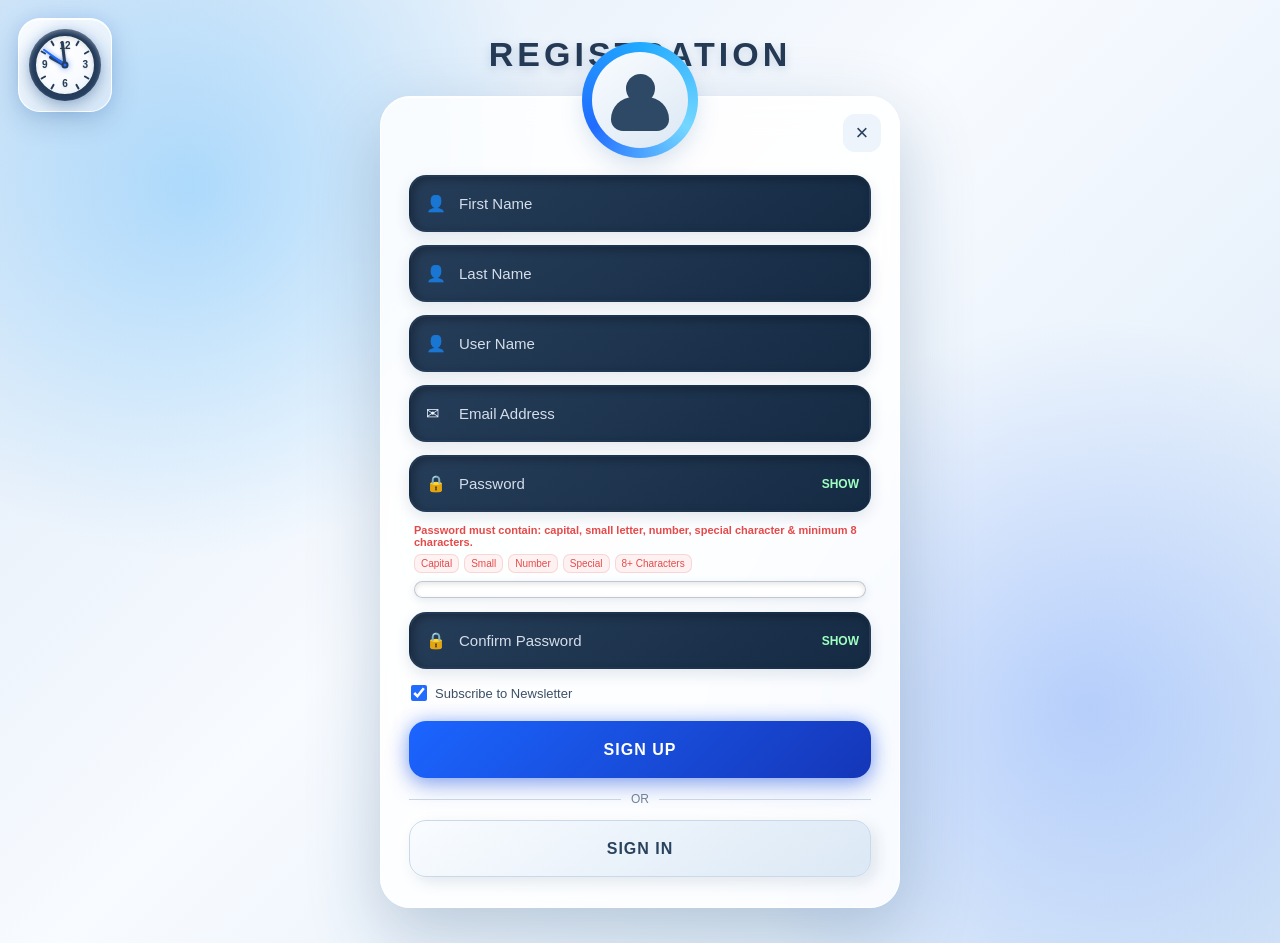
<file: registration.html>
<!DOCTYPE html>
<html lang="en">

<head>
  <meta charset="UTF-8">
  <meta name="viewport" content="width=device-width, initial-scale=1.0">
  <title>Registration</title>
  
  <!-- CSS Connection Link -->
  <link rel="stylesheet" href="registration.css">
</head>

<body>

  <!-- BANGLADESH STANDARD TIME CLOCK -->
  <div class="bd-clock-box" title="Bangladesh Standard Time" aria-label="Bangladesh Standard Time">
    <div class="bd-clock">
      <div class="bd-clock-face">
        <span class="clock-number number-12">12</span>
        <span class="clock-mark" style="--angle:30deg"></span>
        <span class="clock-mark" style="--angle:60deg"></span>
        <span class="clock-number number-3">3</span>
        <span class="clock-mark" style="--angle:120deg"></span>
        <span class="clock-mark" style="--angle:150deg"></span>
        <span class="clock-number number-6">6</span>
        <span class="clock-mark" style="--angle:210deg"></span>
        <span class="clock-mark" style="--angle:240deg"></span>
        <span class="clock-number number-9">9</span>
        <span class="clock-mark" style="--angle:300deg"></span>
        <span class="clock-mark" style="--angle:330deg"></span>

        <div class="clock-hand hour-hand" id="hourHand"></div>
        <div class="clock-hand minute-hand" id="minuteHand"></div>
        <div class="clock-hand second-hand" id="secondHand"></div>
        <div class="clock-center"></div>
      </div>
    </div>
  </div>

  <!-- MAIN REGISTRATION -->
  <div class="container">
    <div class="title">REGISTRATION</div>

    <div class="card">
      <button class="close" type="button" onclick="document.querySelector('.card').style.display='none'">×</button>

      <div class="profile">
        <div class="person-head"></div>
        <div class="person-body"></div>
      </div>

      <form id="registerForm" class="form">
        <!-- FIRST NAME -->
        <div class="field-wrap">
          <span class="field-icon">👤</span>
          <input class="field" id="firstName" type="text" placeholder="First Name" autocomplete="given-name">
        </div>

        <!-- LAST NAME -->
        <div class="field-wrap">
          <span class="field-icon">👤</span>
          <input class="field" id="lastName" type="text" placeholder="Last Name" autocomplete="family-name">
        </div>

        <!-- USER NAME -->
        <div class="field-wrap">
          <span class="field-icon">👤</span>
          <input class="field" id="userName" type="text" placeholder="User Name" autocomplete="username">
        </div>

        <!-- EMAIL -->
        <div class="field-wrap">
          <span class="field-icon">✉</span>
          <input class="field" id="email" type="email" placeholder="Email Address" autocomplete="email">
        </div>

        <!-- PASSWORD -->
        <div class="field-wrap">
          <span class="field-icon">🔒</span>
          <input class="field" id="password" type="password" placeholder="Password" autocomplete="new-password">
          <button class="toggle" type="button" data-target="password">SHOW</button>
        </div>

        <!-- PASSWORD REQUIREMENTS -->
        <div class="requirements">
          <div class="req-title">
            Password must contain: capital, small letter, number, special character &amp; minimum 8 characters.
          </div>

          <div class="req-list">
            <span class="req" id="rUpper">Capital</span>
            <span class="req" id="rLower">Small</span>
            <span class="req" id="rNumber">Number</span>
            <span class="req" id="rSpecial">Special</span>
            <span class="req" id="rLength">8+ Characters</span>
          </div>

          <div class="strength">
            <div id="strengthFill" class="strength-fill"></div>
          </div>
        </div>

        <!-- CONFIRM PASSWORD -->
        <div class="field-wrap">
          <span class="field-icon">🔒</span>
          <input class="field" id="confirmPassword" type="password" placeholder="Confirm Password" autocomplete="new-password">
          <button class="toggle" type="button" data-target="confirmPassword">SHOW</button>
        </div>

        <!-- NEWSLETTER -->
        <div class="newsletter">
          <input id="newsletter" type="checkbox" checked>
          <label for="newsletter">Subscribe to Newsletter</label>
        </div>

        <!-- BUTTONS -->
        <div class="buttons">
          <button class="main signup" type="submit">SIGN UP</button>
          <div class="or"><span>OR</span></div>
          <button class="main signin" type="button" id="signInBtn">SIGN IN</button>
        </div>
      </form>
    </div>
  </div>

  <!-- JavaScript Connection Link -->
  <script src="registration.js"></script>
</body>

</html>
</file>
<file: registration.css>
*{
  box-sizing:border-box;
  margin:0;
  padding:0;
}

body{
  min-height:100vh;
  display:flex;
  justify-content:center;
  align-items:center;
  padding:35px 15px;
  font-family:Arial,Helvetica,sans-serif;
  background:
    radial-gradient(circle at 15% 20%,
      rgba(0,150,255,.25),transparent 28%),
    radial-gradient(circle at 85% 75%,
      rgba(0,80,255,.20),transparent 30%),
    linear-gradient(135deg,#dce9f7,#f8fbff 45%,#d7e7f7);
}

/* BANGLADESH CLOCK */
.bd-clock-box{
  position:fixed;
  top:18px;
  left:18px;
  width:94px;
  height:94px;
  display:flex;
  align-items:center;
  justify-content:center;
  border-radius:22px;
  background:
    linear-gradient(
      145deg,
      rgba(255,255,255,.90),
      rgba(220,234,248,.74)
    );
  border:1px solid rgba(255,255,255,.95);
  box-shadow:
    0 10px 28px rgba(30,75,120,.20),
    inset 0 1px 0 rgba(255,255,255,.95),
    0 0 18px rgba(33,108,255,.10);
  backdrop-filter:blur(14px);
  -webkit-backdrop-filter:blur(14px);
  z-index:1000;
}

.bd-clock{
  position:relative;
  width:72px;
  height:72px;
  border-radius:50%;
  background:#263d59;
  display:flex;
  align-items:center;
  justify-content:center;
  box-shadow:
    0 5px 15px rgba(20,55,90,.30),
    0 0 14px rgba(33,108,255,.16),
    inset 0 2px 4px rgba(255,255,255,.35);
}

.bd-clock-face{
  position:relative;
  width:62px;
  height:62px;
  border-radius:50%;
  background:
    radial-gradient(
      circle at 35% 30%,
      #ffffff,
      #f8fbff 55%,
      #e8f0f8 100%
    );
  border:2px solid #263d59;
  box-shadow:
    inset 0 2px 5px rgba(0,0,0,.10),
    0 0 8px rgba(33,108,255,.12);
  overflow:hidden;
}

.clock-mark{
  position:absolute;
  left:50%;
  top:50%;
  width:2px;
  height:6px;
  border-radius:5px;
  background:#263d59;
  transform:
    translate(-50%,-50%)
    rotate(var(--angle))
    translateY(-25px);
  transform-origin:center;
  z-index:3;
}

.clock-number{
  position:absolute;
  color:#263d59;
  font-size:10px;
  font-weight:900;
  line-height:1;
  z-index:4;
  text-shadow:0 1px 2px rgba(0,0,0,.12);
}

.number-12{ left:50%; top:5px; transform: translateX(-50%); }
.number-3{ right:6px; top:50%; transform: translateY(-50%); }
.number-6{ left:50%; bottom:5px; transform: translateX(-50%); }
.number-9{ left:6px; top:50%; transform: translateY(-50%); }

.clock-hand{
  position:absolute;
  left:50%;
  bottom:50%;
  border-radius:10px;
  transform-origin:50% 100%;
  transform: translateX(-50%) rotate(0deg);
}

.hour-hand{
  width:4px;
  height:18px;
  background:#263d59;
  box-shadow:0 1px 3px rgba(0,0,0,.30);
  z-index:6;
}

.minute-hand{
  width:3px;
  height:24px;
  background:#263d59;
  box-shadow:0 1px 3px rgba(0,0,0,.30);
  z-index:7;
}

.second-hand{
  width:2px;
  height:27px;
  background:#216cff;
  box-shadow:0 0 5px rgba(33,108,255,.75);
  z-index:8;
}

.clock-center{
  position:absolute;
  left:50%;
  top:50%;
  width:7px;
  height:7px;
  transform:translate(-50%,-50%);
  border-radius:50%;
  background:#216cff;
  border:2px solid #263d59;
  box-shadow:0 0 6px rgba(33,108,255,.65);
  z-index:10;
}

@media(max-width:520px){
  .bd-clock-box{ top:13px; left:13px; width:78px; height:78px; border-radius:18px; }
  .bd-clock{ width:60px; height:60px; }
  .bd-clock-face{ width:52px; height:52px; }
  .clock-mark{ height:5px; transform: translate(-50%,-50%) rotate(var(--angle)) translateY(-21px); }
  .clock-number{ font-size:9px; }
  .number-12{ top:4px; }
  .number-3{ right:5px; }
  .number-6{ bottom:4px; }
  .number-9{ left:5px; }
  .hour-hand{ height:15px; width:3px; }
  .minute-hand{ height:20px; width:3px; }
  .second-hand{ height:23px; width:2px; }
  .clock-center{ width:6px; height:6px; }
}

/* MAIN CONTAINER */
.container{ width:min(520px,100%); position:relative; }
.title{
  text-align:center;
  font-size:34px;
  letter-spacing:4px;
  color:#243a55;
  font-weight:800;
  margin-bottom:22px;
  text-shadow:0 3px 10px rgba(20,70,120,.18);
}

/* CARD */
.card{
  position:relative;
  background:rgba(255,255,255,.84);
  border:1px solid #fff;
  border-radius:30px;
  padding:78px 28px 30px;
  box-shadow:0 25px 70px rgba(24,68,110,.25), inset 0 1px 0 #fff;
  backdrop-filter:blur(16px);
  -webkit-backdrop-filter:blur(16px);
}

.close{
  position:absolute;
  top:17px;
  right:18px;
  width:38px;
  height:38px;
  border:0;
  border-radius:12px;
  background:#edf4fb;
  color:#29415c;
  font-size:22px;
  cursor:pointer;
}

.profile{
  position:absolute;
  left:50%;
  top:-48px;
  transform:translateX(-50%);
  width:102px;
  height:102px;
  border-radius:50%;
  display:flex;
  align-items:center;
  justify-content:center;
  background:linear-gradient(145deg, #f9fcff, #dce8f4);
  box-shadow:0 10px 28px rgba(30,90,150,.25), inset 0 2px 4px #fff;
}

.profile:before{
  content:"";
  position:absolute;
  inset:-7px;
  border-radius:50%;
  background:conic-gradient(#20a9ff, #74d7ff, #216cff, #20a9ff);
  animation:profileRing 4s linear infinite;
  z-index:-1;
}

.profile:after{
  content:"";
  position:absolute;
  inset:3px;
  border-radius:50%;
  background:linear-gradient(145deg, #f9fcff, #dce8f4);
  z-index:0;
}

.person-head{
  position:absolute;
  width:29px;
  height:29px;
  border-radius:50%;
  background:#2d4965;
  top:25px;
  z-index:2;
}

.person-body{
  position:absolute;
  width:58px;
  height:34px;
  border-radius:32px 32px 17px 17px;
  background:#2d4965;
  bottom:20px;
  z-index:2;
}

@keyframes profileRing{ to{ transform:rotate(360deg); } }

/* FORM */
.form{ display:flex; flex-direction:column; gap:13px; }
.field-wrap{ position:relative; border-radius:17px; }
.field{
  width:100%;
  height:57px;
  border:2px solid transparent;
  border-radius:17px;
  outline:none;
  padding:0 55px 0 48px;
  background:linear-gradient(145deg, #263d59, #152b44);
  color:#fff;
  font-size:15px;
  box-shadow:inset 3px 3px 8px rgba(0,0,0,.28), 0 5px 15px rgba(20,60,100,.12);
  position:relative;
  z-index:2;
}

.field::placeholder{ color:#d4deea; }

.field-icon{
  position:absolute;
  z-index:4;
  left:17px;
  top:50%;
  transform:translateY(-50%);
  color:#eaf4ff;
  width:20px;
  height:20px;
  pointer-events:none;
}

.field-wrap.active .field{
  border-color:#27ff73;
  box-shadow:
    inset 3px 3px 8px rgba(0,0,0,.28),
    0 0 0 2px rgba(39,255,115,.40),
    0 0 12px rgba(39,255,115,1),
    0 0 28px rgba(39,255,115,.90),
    0 0 48px rgba(39,255,115,.60),
    0 0 70px rgba(39,255,115,.30);
}

.field-wrap.active:before{ display:none !important; }

.toggle{
  position:absolute;
  right:12px;
  top:50%;
  transform:translateY(-50%);
  z-index:5;
  border:0;
  background:transparent;
  color:#9fffc0;
  font-size:12px;
  font-weight:700;
  cursor:pointer;
}

.requirements{ margin-top:-5px; padding:4px 5px 1px; }
.req-title{ color:#e64949; font-size:11px; margin-bottom:6px; font-weight:700; }
.req-list{ display:flex; flex-wrap:wrap; gap:5px; }

.req{
  font-size:10px;
  color:#e34b4b;
  background:rgba(255,80,80,.07);
  border:1px solid rgba(220,70,70,.16);
  padding:3px 6px;
  border-radius:7px;
}

.req.ok{
  color:#12a94d;
  border-color:rgba(18,169,77,.25);
  background:rgba(18,169,77,.06);
}

.strength{
  height:17px;
  margin-top:8px;
  padding:3px;
  border-radius:30px;
  background:#fff;
  border:1px solid rgba(185,195,205,.9);
  box-shadow:inset 0 2px 5px rgba(0,0,0,.10), 0 3px 10px rgba(50,90,130,.12);
  overflow:hidden;
}

.strength-fill{
  height:100%;
  width:0%;
  border-radius:30px;
  transition:width .45s ease, background .45s ease, box-shadow .45s ease;
}

.strength-fill.s1{ background:#c8ffd7; box-shadow:0 0 7px rgba(70,255,130,.55); }
.strength-fill.s2{ background:#8dffad; box-shadow:0 0 11px rgba(50,255,110,.65); }
.strength-fill.s3{ background:#52ff87; box-shadow:0 0 15px rgba(30,255,100,.75); }
.strength-fill.s4{ background:#20ef62; box-shadow:0 0 19px rgba(20,255,90,.90); }
.strength-fill.s5{
  background:linear-gradient(90deg, #20ef62 0%, #20ef62 45%, #b8ffbd 49%, #ffb0b0 53%, #ff7777 100%);
  box-shadow:0 0 19px rgba(30,255,100,.75), 0 0 12px rgba(255,80,80,.40);
}
.strength-fill.s6{
  background:linear-gradient(90deg, #20ef62 0%, #20ef62 32%, #ffb0b0 43%, #ff5e5e 67%, #e83f3f 100%);
  box-shadow:0 0 18px rgba(30,255,100,.65), 0 0 18px rgba(255,60,60,.60);
}
.strength-fill.s7{
  background:linear-gradient(90deg, #20ef62 0%, #20ef62 22%, #ff9a9a 35%, #ef4545 62%, #c91f1f 100%);
  box-shadow:0 0 18px rgba(30,255,100,.58), 0 0 22px rgba(220,30,30,.68);
}
.strength-fill.s8{
  background:linear-gradient(90deg, #20ef62 0%, #20ef62 18%, #ff8585 30%, #e73535 52%, #a90000 78%, #770000 100%);
  box-shadow:0 0 17px rgba(30,255,100,.50), 0 0 28px rgba(170,0,0,.78);
}

.newsletter{ display:flex; align-items:center; gap:8px; font-size:13px; color:#3d5066; margin:3px 2px 2px; }
.newsletter input{ accent-color:#216cff; width:16px; height:16px; }

.buttons{ display:flex; flex-direction:column; gap:13px; margin-top:5px; }
button.main{ height:57px; border:0; border-radius:17px; font-size:16px; font-weight:800; letter-spacing:1px; cursor:pointer; }
.signup{ color:#fff; background:linear-gradient(135deg, #1b65ff, #1536b8); box-shadow:0 8px 22px rgba(27,75,210,.35), 0 0 18px rgba(35,100,255,.35); }
.signin{ color:#29425e; background:linear-gradient(145deg, #f9fcff, #dbe8f5); border:1px solid #c9d9e9 !important; box-shadow:5px 5px 15px rgba(35,75,110,.13), -4px -4px 12px #fff; }

.or{ display:flex; align-items:center; gap:10px; color:#718196; font-size:12px; margin:1px 0; }
.or:before, .or:after{ content:""; height:1px; flex:1; background:#c8d5e2; }

@media(max-width:520px){
  .title{ font-size:28px; letter-spacing:3px; }
  .card{ padding:72px 17px 23px; border-radius:25px; }
}

@media(max-width:380px){
  .bd-clock-box{ width:70px; height:70px; top:10px; left:10px; }
  .bd-clock{ width:54px; height:54px; }
  .bd-clock-face{ width:46px; height:46px; }
  .clock-mark{ transform: translate(-50%,-50%) rotate(var(--angle)) translateY(-18px); }
  .number-12{ top:3px; }
  .number-3{ right:4px; }
  .number-6{ bottom:4px; }
  .number-9{ left:4px; }
  }
</file>
